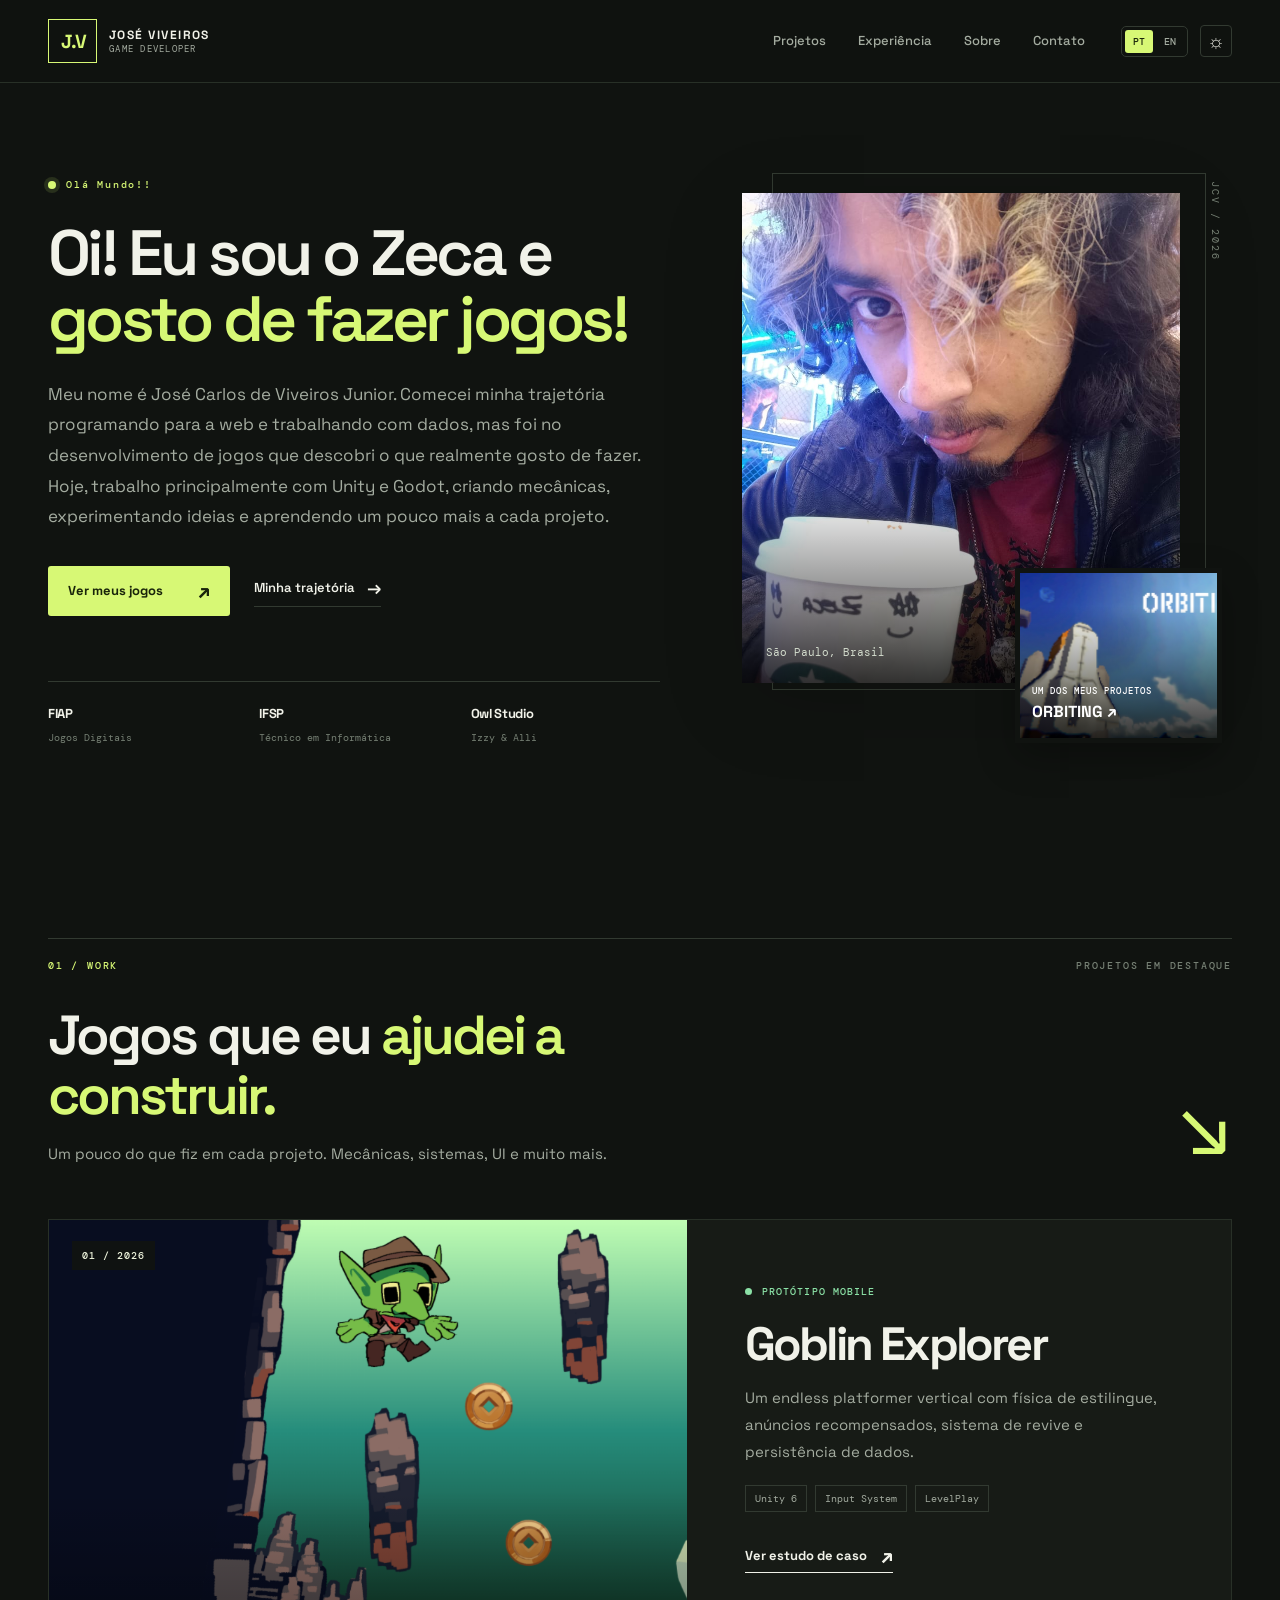
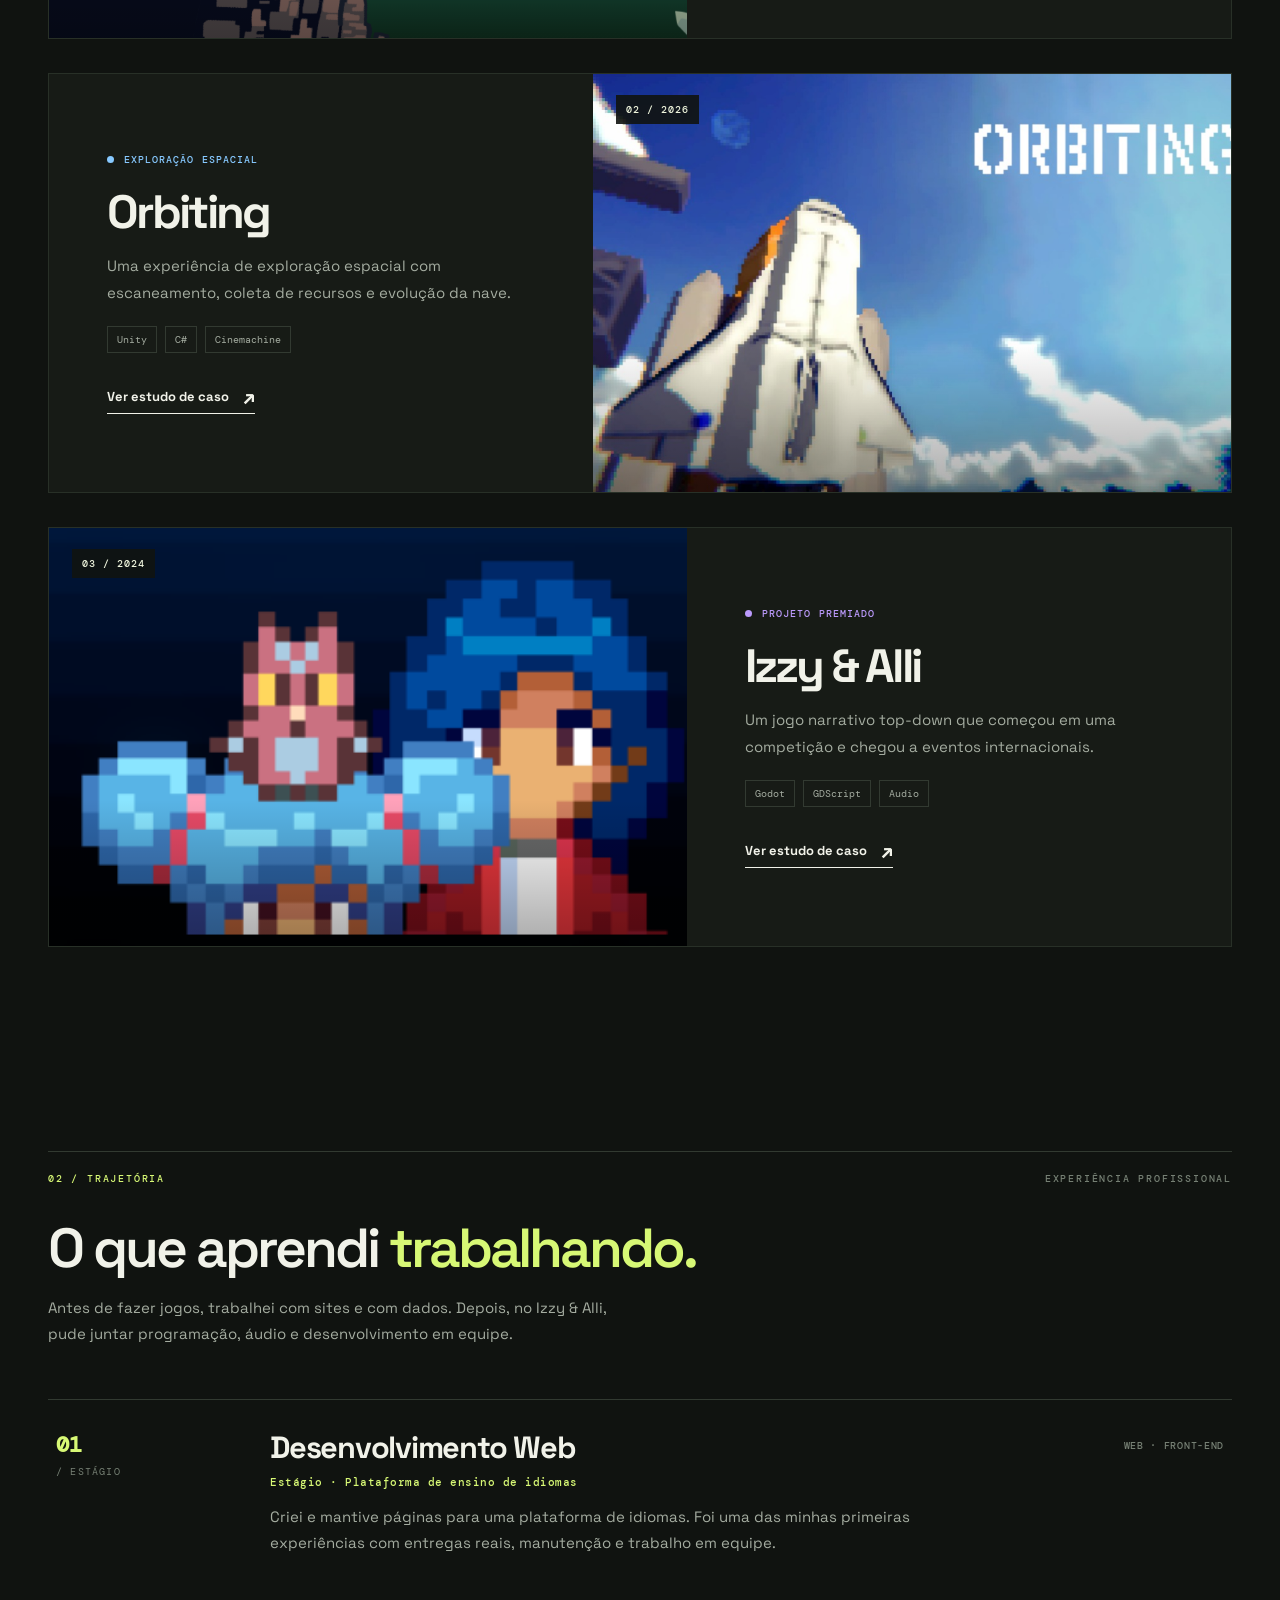
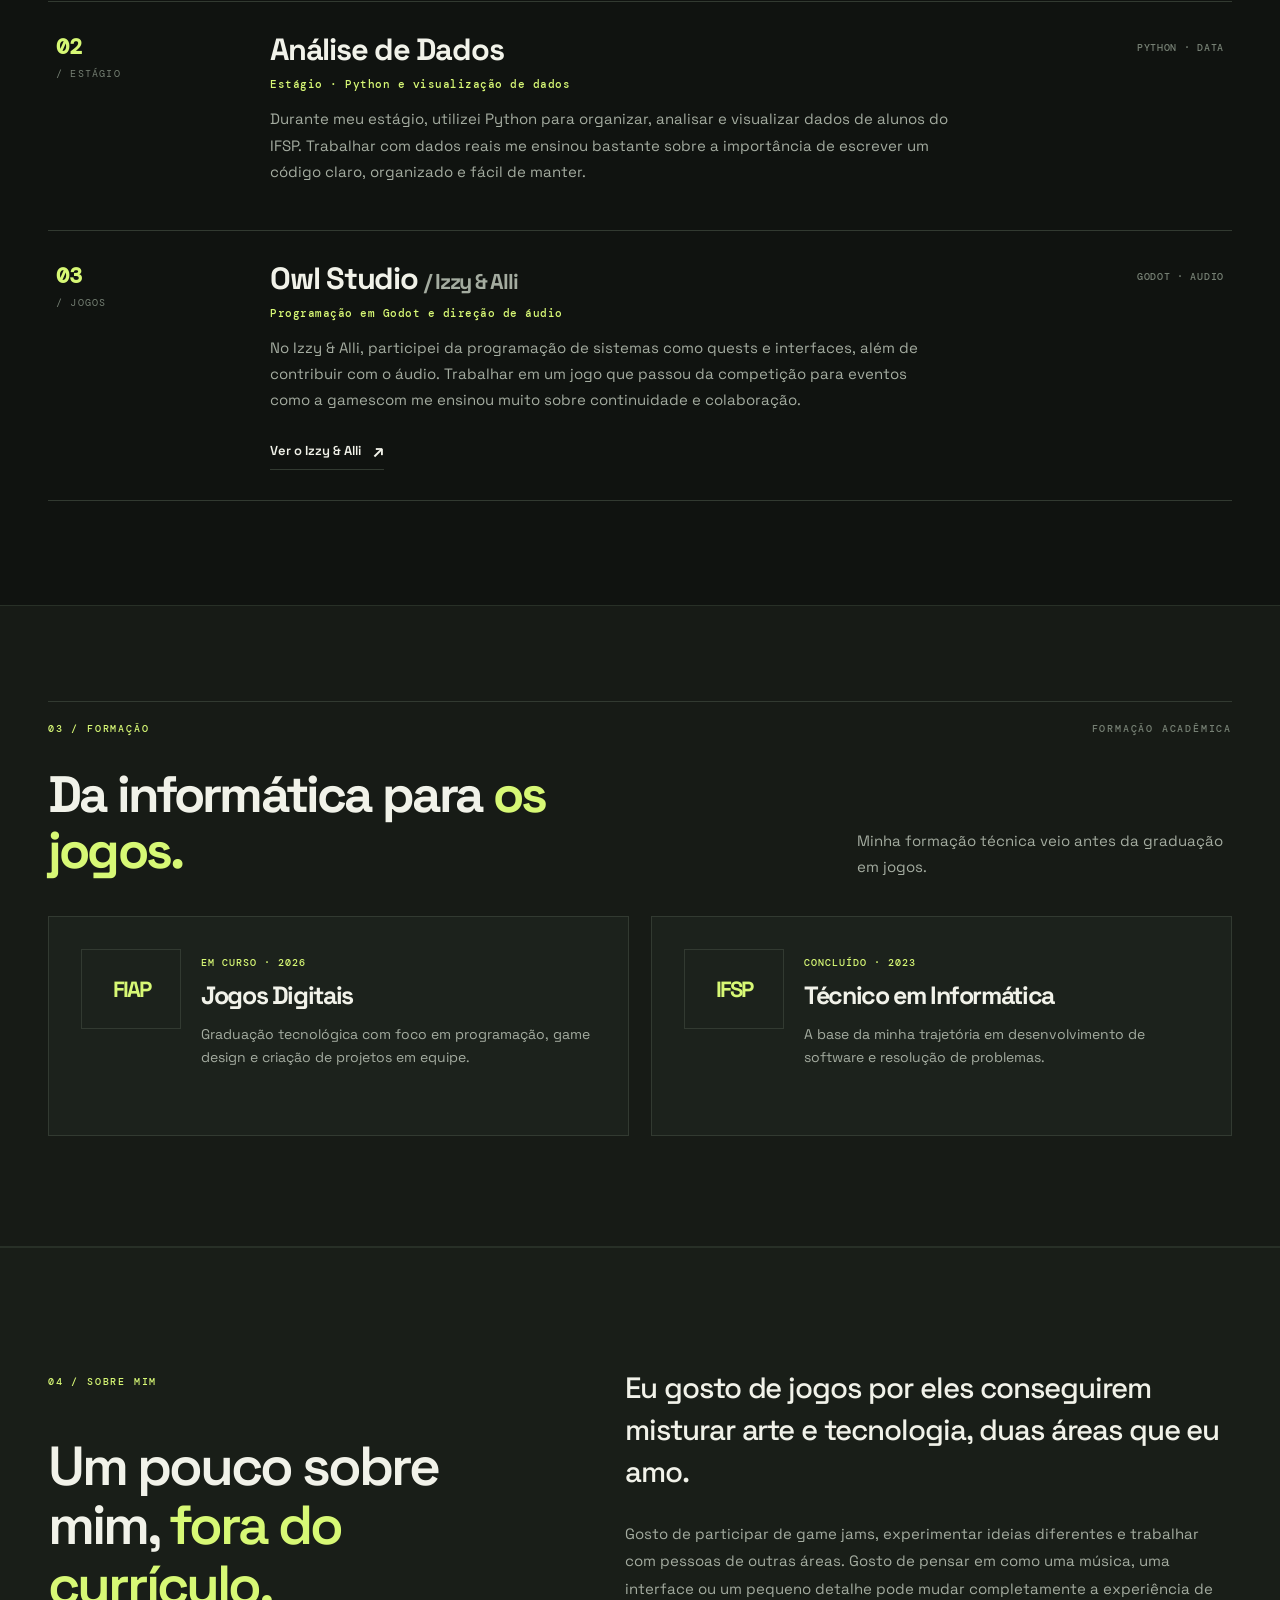
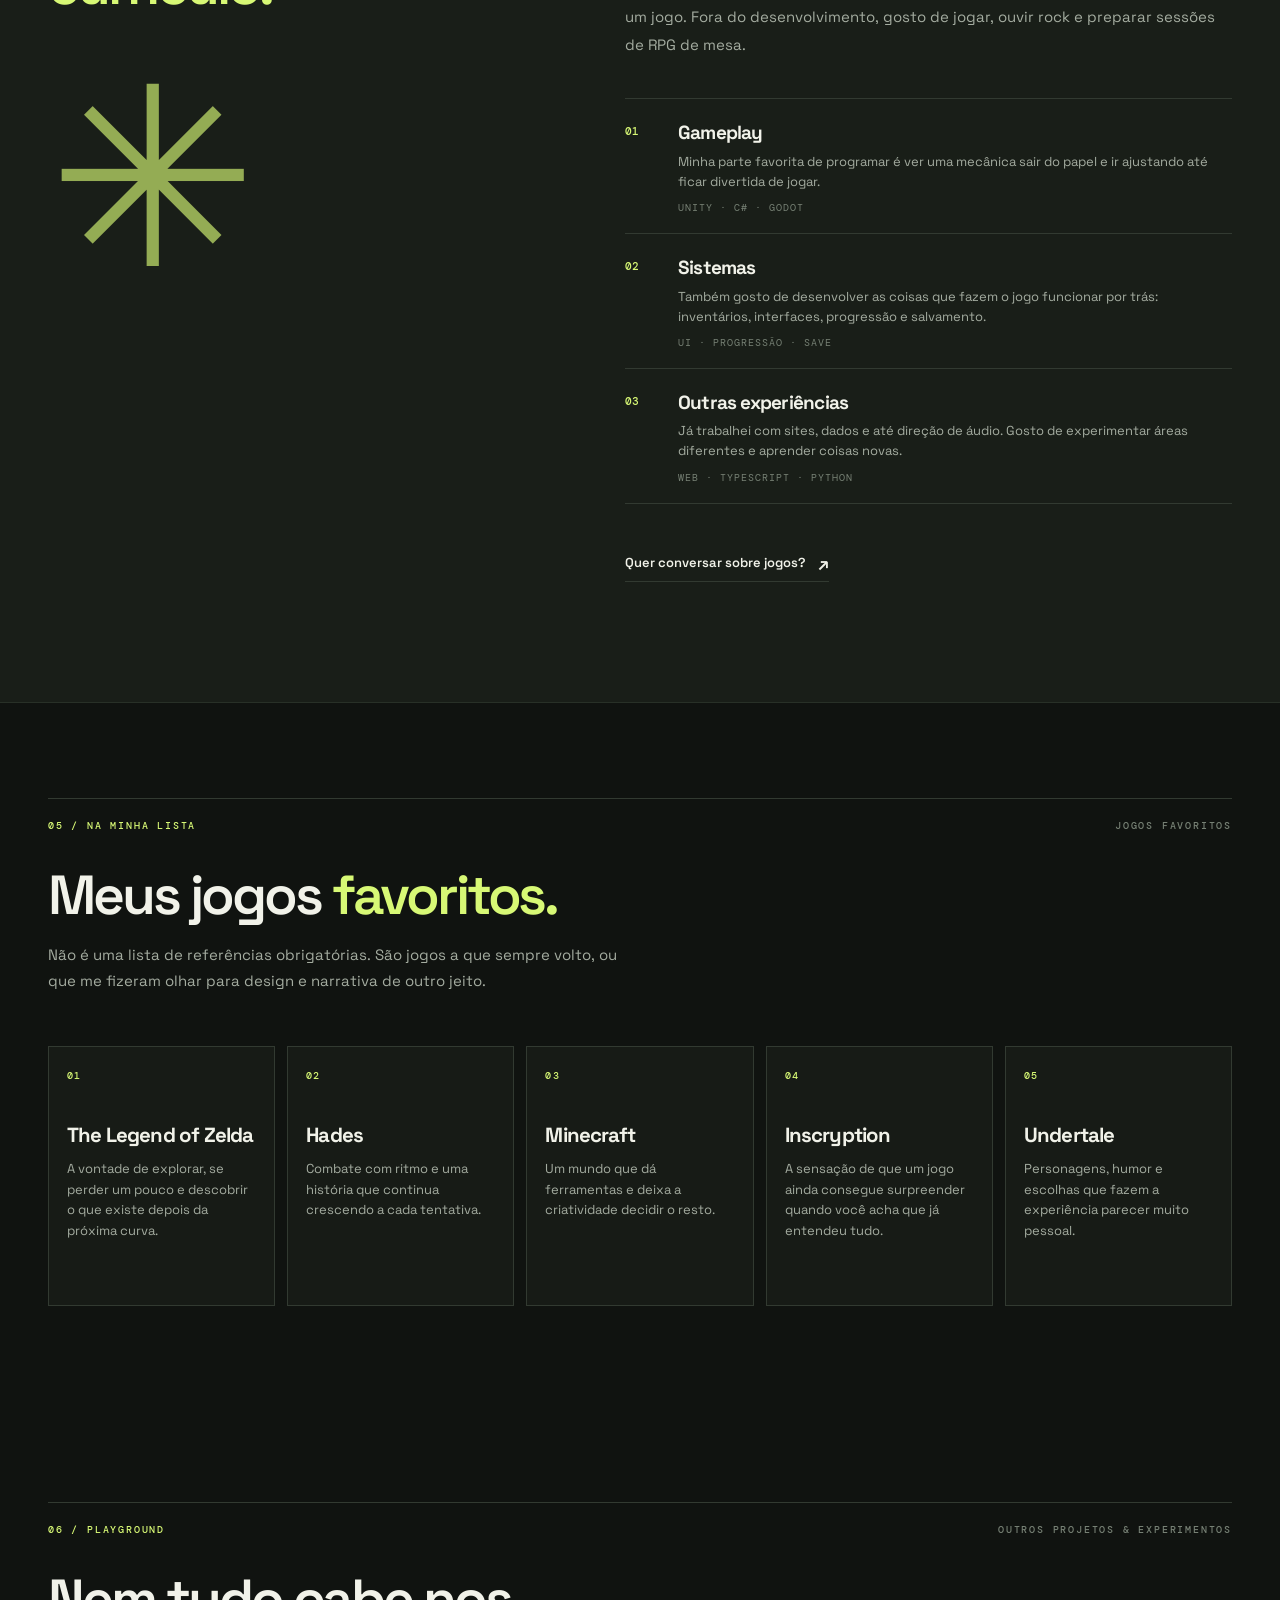
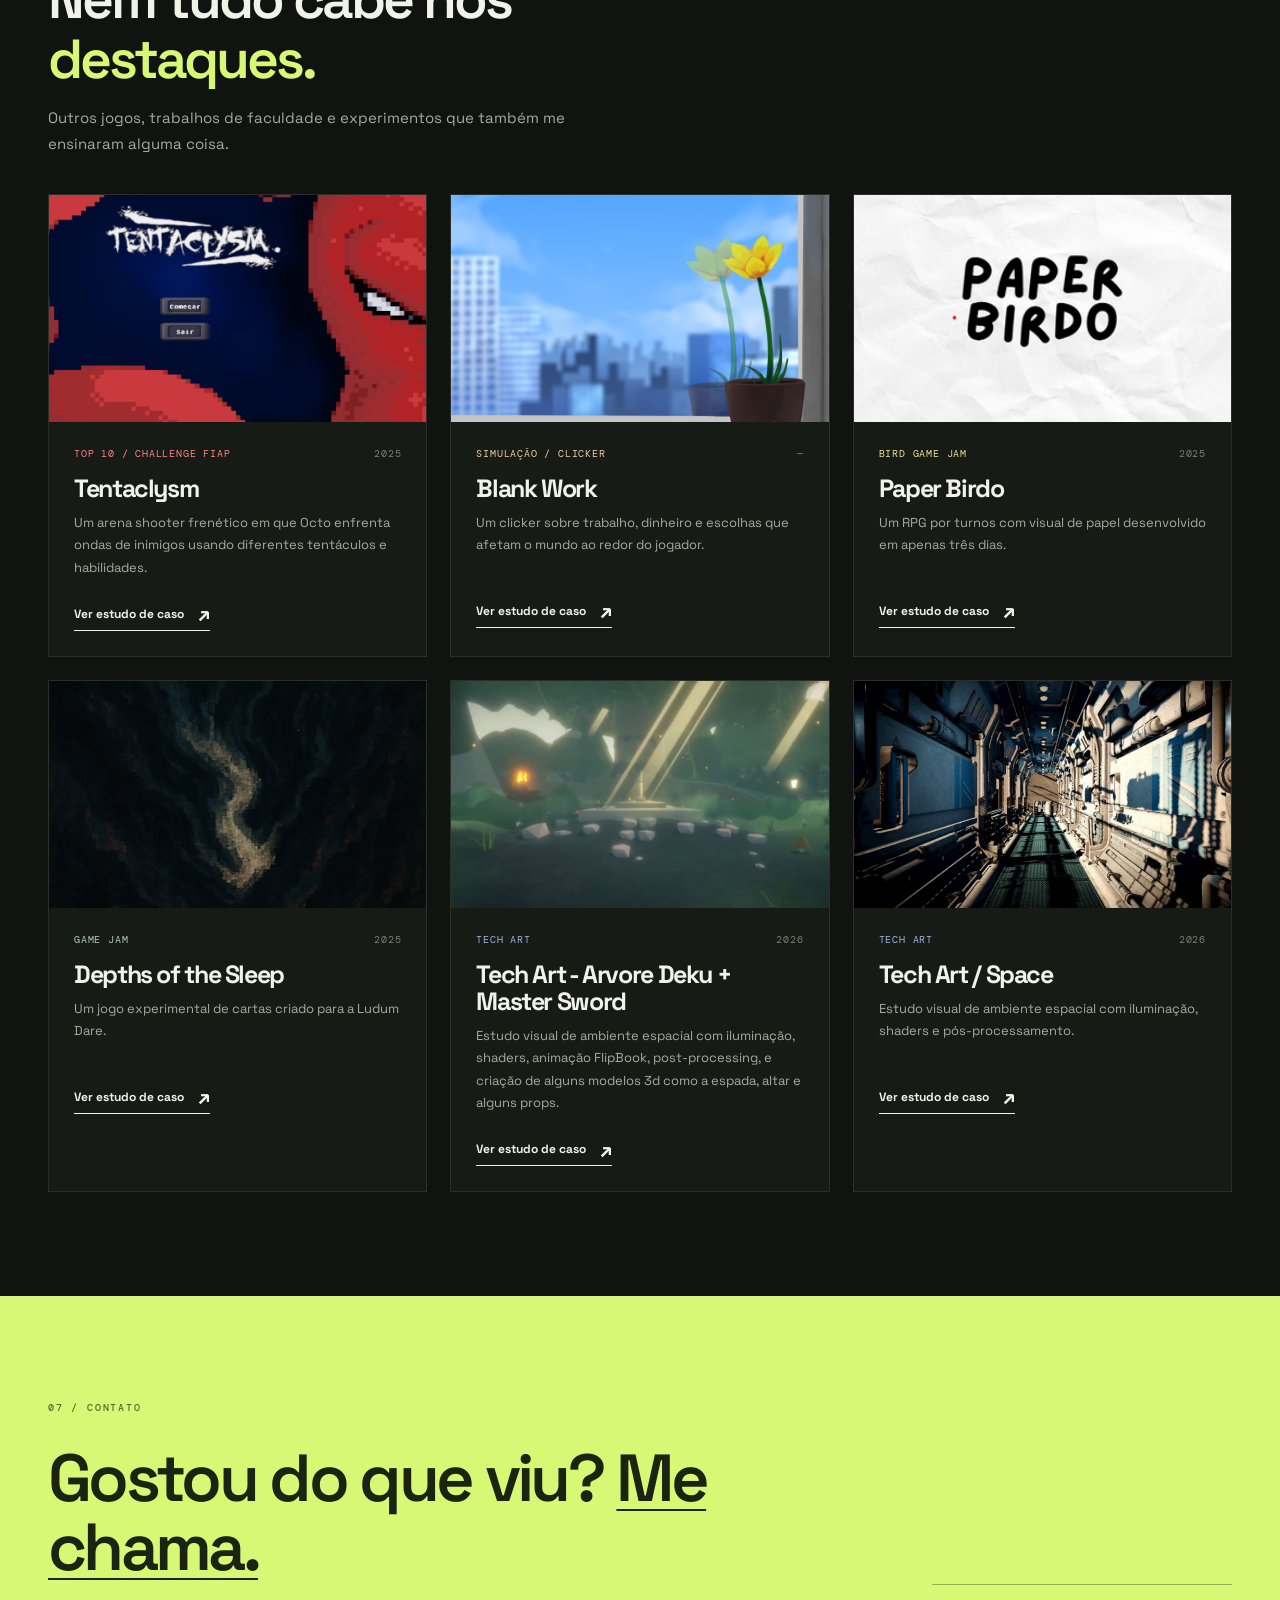
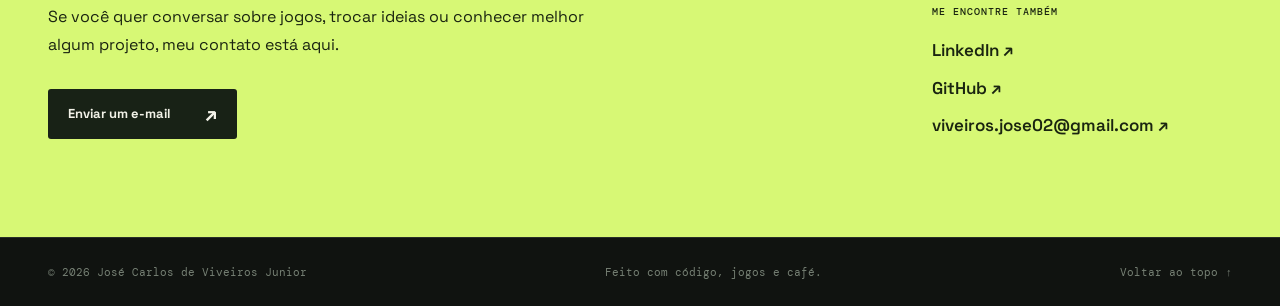
<file: index.html>
<!DOCTYPE html>
<html lang="pt-BR" data-theme="dark">
<head>
  <meta charset="UTF-8">
  <meta name="viewport" content="width=device-width, initial-scale=1">
  <meta name="theme-color" content="#101310">
  <meta name="description" content="Portfólio de José Carlos de Viveiros Junior: programação de gameplay, Unity, Godot e projetos de jogos.">
  <title>José Viveiros — Game Developer</title>
  <link rel="preconnect" href="https://fonts.googleapis.com">
  <link rel="preconnect" href="https://fonts.gstatic.com" crossorigin>
  <link href="https://fonts.googleapis.com/css2?family=DM+Mono:wght@400;500&family=Space+Grotesk:wght@400;500;600;700&display=swap" rel="stylesheet">
  <link rel="stylesheet" href="style.css">
  <link rel="stylesheet" href="home.css">
  <script src="projects.js" defer></script>
  <script src="lang.js" defer></script>
  <script src="app.js" defer></script>
</head>
<body data-page="home">
  <a class="skip-link" href="#main" data-i18n="skip">Pular para conteúdo</a>
  <header class="site-header">
    <div class="container nav-inner">
      <a class="brand" href="index.html" aria-label="Página inicial de José Viveiros"><span class="brand-symbol">J<span class="brand-dot">.</span>V</span><span class="brand-wordmark">JOSÉ VIVEIROS <small>GAME DEVELOPER</small></span></a>
      <nav class="nav-links" aria-label="Navegação principal">
        <a href="#work" data-i18n="navWork">Projetos</a>
        <a href="#experience" data-i18n="navExperience">Experiência</a>
        <a href="#about" data-i18n="navAbout">Sobre</a>
        <a href="#contact" data-i18n="navContact">Contato</a>
      </nav>
      <div class="nav-actions">
        <div class="language-switch" role="group" aria-label="Language / Idioma">
          <button class="language-button" type="button" data-lang="pt" aria-pressed="true">PT</button>
          <button class="language-button" type="button" data-lang="en" aria-pressed="false">EN</button>
        </div>
        <button class="theme-button" id="theme-toggle" type="button" aria-label="Alternar tema" title="Alternar tema"><span id="theme-icon" aria-hidden="true">☼</span></button>
      </div>
    </div>
  </header>

  <main id="main">
    <section class="hero container hero-personal" aria-labelledby="hero-title">
      <div class="hero-copy">
        <p class="eyebrow"><span class="status-dot"></span><span data-i18n="heroEyebrow">OI, PRAZER. SOU O JOSÉ.</span></p>
        <h1 id="hero-title" data-i18n-html="heroTitle">Faço jogos. E continuo sendo <em>jogador</em> antes de tudo.</h1>
        <p class="hero-summary" data-i18n="heroDescription">Sou José Carlos, de São Paulo. Comecei minha trajetória programando para web e trabalhando com dados, mas foi no desenvolvimento de jogos que encontrei o tipo de problema que mais gosto de resolver. Hoje crio principalmente com Unity e Godot.</p>
        <div class="hero-actions">
          <a class="button button-primary" href="#work"><span data-i18n="viewProjects">Ver meus jogos</span><span aria-hidden="true">↗</span></a>
          <a class="text-link" href="#experience"><span data-i18n="knowMe">Minha trajetória</span><span aria-hidden="true">→</span></a>
        </div>
        <div class="hero-proof">
          <div><strong>FIAP</strong><span data-i18n="heroProof1">Jogos Digitais</span></div>
          <div><strong>IFSP</strong><span data-i18n="heroProof2">Técnico em Informática</span></div>
          <div><strong>Owl Studio</strong><span data-i18n="heroProof3">Izzy &amp; Alli</span></div>
        </div>
      </div>
      <div class="hero-portrait-area">
        <figure class="portrait-card">
          <img class="portrait-image" src="image/Perfil.jpeg" alt="" fetchpriority="high">
          <figcaption class="portrait-caption"><span class="micro-label" data-i18n="">ESTE SOU EU / EM BREVE UMA FOTO</span><span data-i18n="photoCity">São Paulo, Brasil</span></figcaption>
        </figure>
        <a class="hero-game-peek" href="project.html?id=orbiting" aria-label="Ver projeto Orbiting">
          <img src="image/Orbiting.png" alt="" loading="lazy"><span><small data-i18n="heroProjectLabel">UM DOS MEUS PROJETOS</small><strong>ORBITING ↗</strong></span>
        </a>
        <div class="portrait-marker" aria-hidden="true">JCV / 2026</div> 
      </div>
    </section>

    <section id="work" class="section-block container" aria-labelledby="work-title">
      <div class="section-topline"><span class="section-index">01 / WORK</span><span data-i18n="sectionWorkTop">PROJETOS EM DESTAQUE</span></div>
      <div class="section-heading"><div><h2 id="work-title" data-i18n-html="workTitle">Jogos que eu <em>ajudei a construir.</em></h2><p data-i18n="workDescription">Um pouco do que fiz em cada projeto — de mecânicas e sistemas às decisões que foram aparecendo no caminho.</p></div><span class="heading-decoration" aria-hidden="true">↘</span></div>
      <div id="featured-projects" class="featured-projects" aria-live="polite"></div>
    </section>

    <section id="experience" class="section-block container home-experience" aria-labelledby="experience-title">
      <div class="section-topline"><span class="section-index" data-i18n="sectionExperienceIndex">02 / TRAJETÓRIA</span><span data-i18n="experienceTop">EXPERIÊNCIA PROFISSIONAL</span></div>
      <div class="section-heading"><div><h2 id="experience-title" data-i18n-html="experienceTitle">O que aprendi <em>trabalhando.</em></h2><p data-i18n="experienceIntro">Antes de fazer jogos, trabalhei com sites e com dados. Depois, no Izzy &amp; Alli, pude juntar programação, áudio e desenvolvimento em equipe.</p></div></div>
      <div class="experience-list">
        <article class="experience-item"><div class="experience-count">01 <span data-i18n="internBadge">/ ESTÁGIO</span></div><div class="experience-copy"><h3 data-i18n="experience1Title">Desenvolvimento Web</h3><p class="experience-where" data-i18n="experience1Where">Plataforma de ensino de idiomas</p><p data-i18n="experience1Body">Criei e mantive páginas para uma plataforma de idiomas. Foi uma das minhas primeiras experiências com entregas reais, manutenção e trabalho em equipe.</p></div><div class="experience-tech">WEB · FRONT-END</div></article>
        <article class="experience-item"><div class="experience-count">02 <span data-i18n="internBadge">/ ESTÁGIO</span></div><div class="experience-copy"><h3 data-i18n="experience2Title">Análise de Dados</h3><p class="experience-where" data-i18n="experience2Where">Python · Tratamento e visualização de dados</p><p data-i18n="experience2Body">Trabalhei com Python na organização e visualização de conjuntos de dados. Isso reforçou uma parte da programação de que gosto muito: entender um problema antes de construir a solução.</p></div><div class="experience-tech">PYTHON · DATA</div></article>
        <article class="experience-item"><div class="experience-count">03 <span data-i18n="gamesBadge">/ JOGOS</span></div><div class="experience-copy"><h3>Owl Studio <span class="experience-project">/ Izzy &amp; Alli</span></h3><p class="experience-where" data-i18n="experience3Where">Programação em Godot e direção de áudio</p><p data-i18n="experience3Body">No Izzy &amp; Alli, participei da programação de sistemas como quests e interfaces, além de contribuir com o áudio. Trabalhar em um jogo que passou da competição para eventos como a gamescom me ensinou muito sobre continuidade e colaboração.</p><a class="text-link" href="project.html?id=izzy-and-alli"><span data-i18n="experience3Link">Ver o Izzy &amp; Alli</span><span aria-hidden="true">↗</span></a></div><div class="experience-tech">GODOT · AUDIO</div></article>
      </div>
    </section>

    <section id="education" class="home-education" aria-labelledby="education-title"><div class="container">
      <div class="section-topline"><span class="section-index" data-i18n="sectionEducationIndex">03 / FORMAÇÃO</span><span data-i18n="educationTop">FORMAÇÃO ACADÊMICA</span></div>
      <div class="education-heading"><h2 id="education-title" data-i18n-html="educationTitle">Da informática para <em>os jogos.</em></h2><p data-i18n="educationIntro">Minha formação técnica veio antes da graduação em jogos — e as duas continuam aparecendo no que eu desenvolvo.</p></div>
      <div class="education-grid">
        <article class="education-card"><div class="education-monogram">FIAP</div><div><span class="education-label" data-i18n="educationStatus1">EM CURSO · 2026</span><h3 data-i18n="education1Title">Jogos Digitais</h3><p data-i18n="education1Body">Graduação tecnológica com foco em programação, game design e criação de projetos em equipe.</p></div></article>
        <article class="education-card"><div class="education-monogram">IFSP</div><div><span class="education-label" data-i18n="educationStatus2">CONCLUÍDO · 2023</span><h3 data-i18n="education2Title">Técnico em Informática</h3><p data-i18n="education2Body">A base da minha trajetória em desenvolvimento de software e resolução de problemas.</p></div></article>
      </div>
    </div></section>

    <section id="about" class="about-section" aria-labelledby="about-title">
      <div class="container about-grid">
        <div class="about-sticky"><span class="section-index" data-i18n="sectionAboutIndex">04 / SOBRE MIM</span><h2 id="about-title" data-i18n-html="aboutTitle">Tem muita coisa minha <em>fora do código.</em></h2><div class="about-symbol" aria-hidden="true">✳</div></div>
        <div class="about-content">
          <p class="about-lead" data-i18n="aboutLead">Gosto tanto de desmontar mentalmente uma mecânica quanto de sentar e jogar sem pensar em como ela foi feita.</p>
          <p data-i18n="aboutBody">Participo de game jams, experimento ideias pequenas e gosto de trabalhar com pessoas de áreas diferentes. Às vezes estou ajustando controles no Unity; outras vezes, pensando em como uma interface, uma música ou um detalhe muda a sensação do jogo.</p>
          <div class="skills-grid">
            <div class="skill-panel"><span>01</span><h3 data-i18n="skill1Title">Gameplay</h3><p data-i18n="skill1Body">Movimentação, combate, física e aquela tentativa de fazer os controles parecerem naturais.</p><small>UNITY · C# · GODOT</small></div>
            <div class="skill-panel"><span>02</span><h3 data-i18n="skill2Title">Sistemas</h3><p data-i18n="skill2Body">Interfaces, inventários, progressão, salvamento e as partes que conectam tudo.</p><small>UI · PROGRESSÃO · SAVE</small></div>
            <div class="skill-panel"><span>03</span><h3 data-i18n="skill3Title">Outras experiências</h3><p data-i18n="skill3Body">Desenvolvimento web e análise de dados também fazem parte do meu jeito de resolver problemas.</p><small>WEB · TYPESCRIPT · PYTHON</small></div>
          </div>
          <a class="text-link about-link" href="mailto:viveiros.jose02@gmail.com"><span data-i18n="aboutCTA">Quer conversar sobre jogos?</span><span aria-hidden="true">↗</span></a>
        </div>
      </div>
    </section>

    <section id="favorites" class="section-block container favorites-section" aria-labelledby="favorites-title">
      <div class="section-topline"><span class="section-index" data-i18n="sectionFavoritesIndex">05 / NA MINHA LISTA</span><span data-i18n="favoritesTop">JOGOS FAVORITOS</span></div>
      <div class="section-heading"><div><h2 id="favorites-title" data-i18n-html="favoritesTitle">Os jogos que <em>ficam comigo.</em></h2><p data-i18n="favoritesIntro">Não é uma lista de referências obrigatórias. São jogos a que sempre volto, ou que me fizeram olhar para design e narrativa de outro jeito.</p></div></div>
      <div class="favorites-grid">
        <article class="favorite-card"><span>01</span><h3>The Legend of Zelda</h3><p data-i18n="favorite1">A vontade de explorar, se perder um pouco e descobrir o que existe depois da próxima curva.</p></article>
        <article class="favorite-card"><span>02</span><h3>Hades</h3><p data-i18n="favorite2">Combate com ritmo e uma história que continua crescendo a cada tentativa.</p></article>
        <article class="favorite-card"><span>03</span><h3>Minecraft</h3><p data-i18n="favorite3">Um mundo que dá ferramentas e deixa a criatividade decidir o resto.</p></article>
        <article class="favorite-card"><span>04</span><h3>Inscryption</h3><p data-i18n="favorite4">A sensação de que um jogo ainda consegue surpreender quando você acha que já entendeu tudo.</p></article>
        <article class="favorite-card"><span>05</span><h3>Undertale</h3><p data-i18n="favorite5">Personagens, humor e escolhas que fazem a experiência parecer muito pessoal.</p></article>
      </div>
    </section>

    <section class="section-block container more-work" aria-labelledby="more-work-title">
      <div class="section-topline"><span class="section-index" data-i18n="sectionMoreIndex">06 / PLAYGROUND</span><span data-i18n="moreWorkTop">OUTROS PROJETOS & EXPERIMENTOS</span></div>
      <div class="section-heading section-heading-compact"><div><h2 id="more-work-title" data-i18n-html="moreWorkTitle">Nem tudo cabe nos <em>destaques.</em></h2><p data-i18n="moreWorkDescription">Outros jogos, trabalhos de faculdade e experimentos que também me ensinaram alguma coisa.</p></div></div>
      <div id="other-projects" class="other-projects" aria-live="polite"></div>
    </section>

    <section id="contact" class="contact-section"><div class="container contact-grid"><div><span class="section-index" data-i18n="sectionContactIndex">07 / CONTATO</span><h2 data-i18n-html="contactTitle">Gostou do que viu? <em>Me chama.</em></h2><p data-i18n="contactDescription">Se você quer conversar sobre jogos, trocar ideias ou conhecer melhor algum projeto, meu contato está aqui.</p><a class="button button-dark" href="mailto:viveiros.jose02@gmail.com"><span data-i18n="contactCTA">Enviar um e-mail</span><span aria-hidden="true">↗</span></a></div><div class="contact-side"><span data-i18n="findMe">ME ENCONTRE TAMBÉM</span><a href="https://www.linkedin.com/in/jos%C3%A9-viveiros-b39871285/" target="_blank" rel="noopener noreferrer">LinkedIn ↗</a><a href="https://github.com/josecarlos3040" target="_blank" rel="noopener noreferrer">GitHub ↗</a><a href="mailto:viveiros.jose02@gmail.com">viveiros.jose02@gmail.com ↗</a></div></div></section>
  </main>
  <footer class="site-footer"><div class="container footer-inner"><span>© <span id="current-year">2026</span> José Carlos de Viveiros Junior</span><span data-i18n="footerMade">Feito com código, jogos e café.</span><a href="#main" data-i18n="backToTop">Voltar ao topo ↑</a></div></footer>
</body>
</html>
</file>
<file: style.css>
/* ===============================
   JOSÉ VIVEIROS · PORTFOLIO
   Layout responsivo, sem frameworks.
   Edite as cores nas variáveis abaixo.
   =============================== */
:root {
  color-scheme: dark;
  --bg: #101310;
  --bg-elevated: #191e18;
  --bg-soft: #171b16;
  --surface: #1c221c;
  --text: #f1f2e9;
  --muted: #a4aca0;
  --subtle: #768074;
  --line: #323a31;
  --line-soft: #283027;
  --accent: #d7f875;
  --on-accent: #19240a;
  --contact-text: #1a2410;
  --site-width: 1220px;
  --mono: 'DM Mono', 'Consolas', monospace;
  --display: 'Space Grotesk', 'Arial', sans-serif;
}
html[data-theme='light'] {
  color-scheme: light;
  --bg: #f5f5ee;
  --bg-elevated: #e9eadf;
  --bg-soft: #eceee5;
  --surface: #fffef8;
  --text: #202821;
  --muted: #556253;
  --subtle: #69776a;
  --line: #cfd5c8;
  --line-soft: #dce2d7;
  --accent: #c4e75e;
  --on-accent: #202a0a;
  --contact-text: #1a2410;
}
*, *::before, *::after { box-sizing: border-box; }
html { scroll-behavior: smooth; scroll-padding-top: 100px; }
body { margin: 0; background: var(--bg); color: var(--text); font-family: var(--display); -webkit-font-smoothing: antialiased; line-height: 1.55; }
::selection { background: var(--accent); color: var(--on-accent); }
a { color: inherit; text-decoration: none; }
button { font: inherit; }
button, a { -webkit-tap-highlight-color: transparent; }
a:focus-visible, button:focus-visible { outline: 2px solid var(--accent); outline-offset: 5px; }
img { display: block; max-width: 100%; }
.container { width: min(calc(100% - 96px), var(--site-width)); margin-inline: auto; }
.skip-link { position: absolute; z-index: 100; left: 20px; top: -100px; background: var(--accent); color: var(--on-accent); padding: 10px 16px; }
.skip-link:focus { top: 12px; }

/* Header */
.site-header { position: sticky; top: 0; z-index: 30; background: color-mix(in srgb, var(--bg) 89%, transparent); border-bottom: 1px solid var(--line-soft); backdrop-filter: blur(20px); }
.nav-inner { min-height: 82px; display: flex; align-items: center; gap: 36px; }
.brand { display: inline-flex; align-items: center; gap: 12px; flex-shrink: 0; }
.brand-symbol { display: inline-flex; align-items: center; justify-content: center; height: 44px; min-width: 49px; padding: 0 7px; border: 1px solid var(--accent); color: var(--accent); font: 700 19px var(--display); letter-spacing: -2px; }
.brand-dot { color: var(--accent); }
.brand-wordmark { font-size: 12px; font-weight: 700; letter-spacing: 1.45px; line-height: 1.4; white-space: nowrap; }
.brand-wordmark small { display: block; color: var(--muted); font: 400 9px var(--mono); letter-spacing: 1.25px; }
.nav-links { display: flex; align-items: center; gap: 32px; margin-left: auto; }
.nav-links a { font-size: 13px; font-weight: 500; color: var(--muted); transition: color .2s; }
.nav-links a:hover { color: var(--text); }
.nav-actions { display: flex; align-items: center; gap: 12px; }
.language-switch { display: flex; gap: 3px; padding: 3px; border: 1px solid var(--line); border-radius: 5px; }
.language-button { padding: 5px 8px; border: 0; border-radius: 3px; background: transparent; color: var(--muted); font: 500 10px var(--mono); cursor: pointer; }
.language-button[aria-pressed='true'] { background: var(--accent); color: var(--on-accent); }
.theme-button { width: 32px; height: 32px; border: 1px solid var(--line); border-radius: 4px; background: transparent; color: var(--text); cursor: pointer; font-size: 19px; display: grid; place-items: center; }
.theme-button:hover { border-color: var(--muted); }

/* Hero */
.hero { display: grid; grid-template-columns: minmax(0, 1.08fr) minmax(0, .92fr); gap: 7%; align-items: center; padding-block: 115px 122px; min-height: 710px; }
.eyebrow, .micro-label, .section-index, .section-topline, .hero-coordinate, .floating-label { font: 500 10px var(--mono); letter-spacing: 1.8px; }
.eyebrow { display: flex; align-items: center; gap: 10px; color: var(--accent); margin: 0 0 30px; }
.status-dot { width: 8px; height: 8px; background: var(--accent); border-radius: 100%; box-shadow: 0 0 0 4px color-mix(in srgb, var(--accent) 12%, transparent); }
h1, h2, h3, p { margin-top: 0; }
h1, h2, h3 { letter-spacing: -.055em; }
h1 { font-size: clamp(53px, 5.25vw, 86px); line-height: 1.03; font-weight: 600; max-width: 670px; margin-bottom: 26px; }
h1 em, h2 em { font-style: normal; color: var(--accent); }
.hero-summary { max-width: 485px; margin: 0; font-size: 17px; line-height: 1.8; color: var(--muted); }
.hero-actions { display: flex; gap: 24px; align-items: center; flex-wrap: wrap; margin-top: 34px; }
.button { display: inline-flex; justify-content: center; align-items: center; gap: 35px; padding: 15px 20px; border-radius: 3px; font-weight: 700; font-size: 13px; transition: transform .2s, background .2s; }
.button:hover { transform: translateY(-3px); }
.button span:last-child { font-size: 20px; line-height: .8; }
.button-primary { background: var(--accent); color: var(--on-accent); }
.button-primary:hover { background: color-mix(in srgb, var(--accent) 85%, white); }
.text-link { display: inline-flex; align-items: center; gap: 12px; color: var(--text); padding-bottom: 4px; border-bottom: 1px solid var(--line); font-size: 13px; font-weight: 600; transition: border-color .2s, gap .2s; }
.text-link:hover { border-color: var(--accent); gap: 19px; }
.text-link span:last-child { font-size: 18px; }
.hero-proof { display: grid; grid-template-columns: repeat(3, 1fr); gap: 22px; margin-top: 82px; padding-top: 22px; border-top: 1px solid var(--line); }
.hero-proof strong { display: block; font-size: 13px; font-weight: 700; letter-spacing: -.025em; }
.hero-proof span { display: block; margin-top: 5px; color: var(--subtle); font: 400 10px var(--mono); line-height: 1.7; }
.hero-visual { position: relative; padding: 16px 15px 24px 13px; }
.hero-visual::before { content: ''; position: absolute; inset: 6px 0 38px 27px; border: 1px solid var(--line); }
.hero-image-frame { position: relative; overflow: hidden; height: min(490px, 39vw); min-height: 380px; isolation: isolate; background: var(--surface); }
.hero-image-frame img { width: 100%; height: 100%; object-fit: cover; object-position: 38% center; transform: scale(1.08); }
.hero-image-shade { position: absolute; inset: 0; background: linear-gradient(180deg, transparent 55%, rgba(5, 10, 15, .76)); }
.hero-image-label { position: absolute; left: 28px; bottom: 25px; color: white; }
.hero-image-label .micro-label { display: block; margin-bottom: 4px; color: #d9f6ff; }
.hero-image-label strong { display: block; font-size: clamp(36px, 3.9vw, 60px); letter-spacing: -.065em; line-height: 1; }
.hero-floating-note { position: absolute; display: flex; align-items: center; gap: 13px; right: -20px; top: 30px; max-width: 240px; padding: 17px 18px; background: var(--accent); color: var(--on-accent); box-shadow: 0 14px 35px #0003; transform: rotate(3deg); }
.note-cross { font-size: 31px; line-height: 1; }
.hero-floating-note b { display: block; font-size: 12px; line-height: 1.25; }
.hero-floating-note small { display: block; margin-top: 2px; font-size: 10px; }
.hero-coordinate { position: absolute; right: 0; bottom: 0; color: var(--subtle); font-size: 9px; }

/* Section headings */
.section-block { padding-block: 92px 104px; }
.section-topline { display: flex; justify-content: space-between; gap: 30px; border-top: 1px solid var(--line); padding-top: 20px; color: var(--subtle); }
.section-index { color: var(--accent); }
.section-heading { display: flex; justify-content: space-between; align-items: end; gap: 30px; margin: 34px 0 52px; }
.section-heading h2, .about-sticky h2 { font-weight: 600; font-size: clamp(38px, 4.3vw, 62px); line-height: 1.08; margin: 0 0 16px; max-width: 720px; }
.section-heading p { max-width: 590px; color: var(--muted); font-size: 15px; line-height: 1.75; margin: 0; }
.heading-decoration { color: var(--accent); font-size: 86px; line-height: 1; font-weight: 400; }

/* Featured large editorial projects */
.featured-projects { display: grid; gap: 34px; }
.featured-project { display: grid; grid-template-columns: 54% 1fr; background: var(--bg-soft); border: 1px solid var(--line-soft); min-height: 420px; overflow: hidden; transition: border-color .2s; }
.featured-project:hover { border-color: var(--line); }
.featured-project:nth-child(2n) { grid-template-columns: 1fr 54%; }
.featured-project:nth-child(2n) .featured-media { grid-column: 2; grid-row: 1; }
.featured-project:nth-child(2n) .featured-info { grid-column: 1; grid-row: 1; }
.featured-media { display: block; position: relative; overflow: hidden; min-height: 360px; background: #121712; }
.featured-media img { width: 100%; height: 100%; object-fit: cover; object-position: var(--image-position, center); position: absolute; inset: 0; transition: transform .65s cubic-bezier(.2,.8,.2,1); }
.featured-project:hover .featured-media img { transform: scale(1.045); }
.featured-media::after { content: ''; position: absolute; inset: 0; background: linear-gradient(0deg, #0005, transparent 35%); pointer-events: none; }
.media-corner { position: absolute; z-index: 2; left: 23px; top: 21px; padding: 8px 10px; background: #101310e6; color: #eff5dd; font: 500 10px var(--mono); letter-spacing: 1px; }
.featured-info { display: flex; flex-direction: column; align-items: start; justify-content: center; padding: clamp(28px, 4.5vw, 62px); }
.featured-label { display: flex; align-items: center; gap: 10px; color: var(--project-accent, var(--accent)); font: 500 10px var(--mono); letter-spacing: 1.1px; text-transform: uppercase; margin-bottom: 22px; }
.featured-label::before { content: ''; height: 7px; width: 7px; background: currentColor; border-radius: 100%; }
.featured-info h3 { margin: 0 0 16px; font-size: clamp(32px, 3.65vw, 52px); line-height: 1.03; letter-spacing: -.06em; }
.featured-info .project-summary { font-size: 15px; line-height: 1.8; color: var(--muted); margin-bottom: 20px; }
.tag-list { display: flex; align-items: center; gap: 8px; flex-wrap: wrap; padding: 0; margin: 0 0 34px; list-style: none; }
.tag-list li { font: 400 10px var(--mono); color: var(--muted); padding: 6px 9px; border: 1px solid var(--line); }
.project-link { display: inline-flex; align-items: center; gap: 14px; font-size: 13px; font-weight: 700; padding-bottom: 6px; border-bottom: 1px solid var(--text); transition: gap .2s, color .2s; }
.project-link span:last-child { font-size: 20px; line-height: .9; }
.project-link:hover { color: var(--accent); gap: 21px; }

/* About section */
.about-section { background: var(--bg-elevated); padding-block: 120px; border-block: 1px solid var(--line-soft); }
.about-grid { display: grid; grid-template-columns: .85fr 1.15fr; gap: clamp(60px, 10vw, 170px); }
.about-sticky { align-self: start; }
.about-sticky h2 { margin-top: 44px; }
.about-symbol { color: var(--accent); font-size: clamp(125px, 20vw, 250px); line-height: 1; font-weight: 300; margin-top: 40px; opacity: .65; }
.about-lead { font-size: clamp(23px, 2.3vw, 32px); line-height: 1.42; font-weight: 500; letter-spacing: -.035em; margin: 0 0 26px; }
.about-content > p:not(.about-lead) { color: var(--muted); font-size: 15px; line-height: 1.85; max-width: 655px; }
.skills-grid { display: grid; gap: 0; margin: 40px 0; border-top: 1px solid var(--line); }
.skill-panel { display: grid; grid-template-columns: 38px 1fr; column-gap: 15px; padding-block: 19px; border-bottom: 1px solid var(--line); }
.skill-panel > span { grid-row: 1 / 4; font: 500 11px var(--mono); color: var(--accent); padding-top: 6px; }
.skill-panel h3 { margin: 0 0 4px; font-size: 19px; letter-spacing: -.04em; }
.skill-panel p { margin-bottom: 9px; color: var(--muted); font-size: 13px; }
.skill-panel small { font: 400 10px var(--mono); color: var(--subtle); letter-spacing: 1px; }
.about-link { margin-top: 6px; }

/* Smaller experiments */
.section-heading-compact { margin-bottom: 36px; }
.other-projects { display: grid; grid-template-columns: repeat(3, minmax(0, 1fr)); gap: 23px; }
.other-project { min-width: 0; background: var(--bg-soft); border: 1px solid var(--line-soft); transition: border-color .2s, transform .2s; }
.other-project:hover { transform: translateY(-5px); border-color: var(--muted); }
.other-project-media { display: block; aspect-ratio: 1.66; overflow: hidden; background: var(--surface); position: relative; }
.other-project-media img { height: 100%; width: 100%; object-fit: cover; object-position: var(--image-position, center); transition: transform .45s; }
.other-project:hover .other-project-media img { transform: scale(1.05); }
.other-project-info { padding: 25px; }
.other-project-top { display: flex; justify-content: space-between; gap: 12px; color: var(--subtle); font: 400 10px var(--mono); letter-spacing: .8px; margin-bottom: 15px; }
.other-project-top span:first-child { color: var(--project-accent, var(--accent)); text-transform: uppercase; }
.other-project-info h3 { font-size: 25px; line-height: 1.08; margin: 0 0 10px; }
.other-project-info p { color: var(--muted); font-size: 13px; line-height: 1.72; margin: 0 0 22px; min-height: 64px; }
.other-project-info .project-link { font-size: 12px; }

/* Contact & footer */
.contact-section { background: var(--accent); color: var(--contact-text); padding-block: 98px; }
.contact-grid { display: grid; grid-template-columns: 1fr 300px; gap: 80px; align-items: end; }
.contact-section .section-index { color: var(--contact-text); opacity: .68; }
.contact-section h2 { max-width: 770px; font-size: clamp(46px, 5.2vw, 78px); line-height: 1.04; margin: 25px 0 21px; font-weight: 600; }
.contact-section h2 em { color: var(--contact-text); text-decoration: underline; text-decoration-thickness: 2px; text-underline-offset: 8px; }
.contact-section p { max-width: 550px; font-size: 16px; line-height: 1.75; margin-bottom: 30px; }
.button-dark { color: #f2f2e8; background: #182216; }
.button-dark:hover { background: #2a3823; }
.contact-side { border-top: 1px solid #18221655; }
.contact-side > span { display: block; margin-top: 20px; margin-bottom: 19px; font: 500 10px var(--mono); letter-spacing: 1px; }
.contact-side a { display: block; width: fit-content; margin-top: 10px; font-size: 17px; font-weight: 600; border-bottom: 1px solid transparent; word-break: break-word; }
.contact-side a:hover { border-color: currentColor; }
.site-footer { border-top: 1px solid var(--line-soft); }
.footer-inner { display: flex; justify-content: space-between; gap: 24px; flex-wrap: wrap; padding-block: 27px; font: 400 11px var(--mono); color: var(--subtle); }
.site-footer a:hover { color: var(--text); }

/* Project pages */
.detail-intro { padding-top: 64px; }
.breadcrumb { display: flex; align-items: center; gap: 13px; color: var(--subtle); font: 500 10px var(--mono); letter-spacing: 1px; margin-bottom: 60px; }
.breadcrumb a { color: var(--muted); }
.breadcrumb a:hover { color: var(--accent); }
.detail-intro-grid { display: flex; align-items: end; justify-content: space-between; gap: 35px; margin-bottom: 45px; }
.detail-kicker { font: 500 11px var(--mono); letter-spacing: 1.4px; color: var(--accent); margin-bottom: 20px; }
.detail-intro h1 { font-size: clamp(58px, 8vw, 112px); line-height: .96; letter-spacing: -.08em; margin: 0 0 24px; }
.detail-summary { max-width: 720px; color: var(--muted); font-size: clamp(16px, 1.6vw, 20px); line-height: 1.65; margin: 0; }
.detail-action { flex: 0 0 auto; }
.detail-cover { width: 100%; max-height: 620px; aspect-ratio: 2.08; object-fit: cover; object-position: var(--image-position, center); background: var(--surface); border: 1px solid var(--line-soft); }
.detail-meta { display: grid; grid-template-columns: 1.4fr 1fr .6fr 1fr; border-bottom: 1px solid var(--line); margin-top: 30px; gap: 20px; }
.detail-meta-item { padding: 0 0 25px; }
.detail-meta-item small { display: block; margin-bottom: 11px; color: var(--subtle); font: 500 10px var(--mono); letter-spacing: 1px; }
.detail-meta-item strong { display: block; font-size: 14px; font-weight: 600; line-height: 1.5; }
.case-study { display: grid; grid-template-columns: 265px 1fr; gap: clamp(55px, 10vw, 145px); padding-top: 105px; padding-bottom: 130px; }
.case-study-aside { align-self: start; position: sticky; top: 130px; }
.aside-title { font: 500 10px var(--mono); letter-spacing: 1.5px; color: var(--accent); margin-bottom: 20px; }
.case-study-aside h2 { font-size: 30px; font-weight: 600; letter-spacing: -.06em; line-height: 1.1; margin: 0 0 18px; }
.case-study-aside p { color: var(--muted); font-size: 12px; line-height: 1.8; margin-bottom: 20px; }
.case-study-aside .tag-list { margin-top: 20px; }
.case-study-body { min-width: 0; }
.case-section { padding-bottom: 45px; margin-bottom: 50px; border-bottom: 1px solid var(--line); }
.case-section:last-child { margin-bottom: 0; }
.case-section-number { color: var(--accent); font: 500 11px var(--mono); letter-spacing: 1px; }
.case-section h2 { font-size: clamp(30px, 3vw, 42px); line-height: 1.15; font-weight: 600; margin: 14px 0 21px; }
.case-section p { max-width: 750px; color: var(--muted); font-size: 16px; line-height: 1.9; margin-bottom: 0; }
.case-list { list-style: none; margin: 0; padding: 0; }
.case-list li { display: flex; align-items: baseline; gap: 16px; padding: 14px 0; border-top: 1px solid var(--line-soft); font-size: 15px; line-height: 1.6; }
.case-list li:first-child { border-top: none; }
.case-list li::before { content: '↗'; color: var(--accent); flex-shrink: 0; font-family: var(--mono); }
.case-links { display: flex; flex-wrap: wrap; gap: 13px; margin-top: 26px; }
.case-links .button { gap: 25px; }
.more-cases { padding: 74px 0 115px; border-top: 1px solid var(--line); }
.more-cases-head { display: flex; justify-content: space-between; align-items: end; gap: 24px; margin-bottom: 35px; }
.more-cases-head h2 { font-size: clamp(31px, 3.7vw, 49px); margin: 20px 0 0; }
.more-cases .other-projects { grid-template-columns: repeat(2, minmax(0, 1fr)); }
.more-cases .other-project-media { aspect-ratio: 1.9; }
.detail-cta { border-top: 1px solid var(--line); background: var(--bg-elevated); padding: 80px 0; }
.detail-cta-inner { display: flex; justify-content: space-between; align-items: center; gap: 30px; }
.detail-cta h2 { font-size: clamp(28px, 3.4vw, 46px); margin-bottom: 10px; }
.detail-cta p { color: var(--muted); font-size: 14px; max-width: 580px; margin-bottom: 0; }
.not-found { padding: 130px 0 170px; }
.not-found h1 { font-size: clamp(40px, 7vw, 74px); }
.not-found p { color: var(--muted); margin-bottom: 35px; }

.project-gallery {
  padding-bottom: 80px;
}

.gallery-grid {
  display: grid;
  grid-template-columns: repeat(auto-fit, minmax(min(100%, 350px), 1fr));
  gap: 20px;
}

.gallery-item {
  margin: 0;
}

.gallery-item img {
  width: 100%;
  height: auto;
  display: block;
  border-radius: 12px;
}

@media (max-width: 1070px) {
  .container { width: min(calc(100% - 64px), var(--site-width)); }
  .nav-inner { gap: 20px; }
  .nav-links { gap: 17px; }
  .hero { gap: 4%; padding-block: 95px 88px; }
  h1 { font-size: clamp(46px, 5.4vw, 76px); }
  .hero-proof { gap: 13px; margin-top: 58px; }
  .hero-floating-note { right: -10px; }
  .featured-project { min-height: 375px; }
  .featured-info { padding: 31px; }
  .other-projects { gap: 16px; }
  .other-project-info { padding: 20px; }
  .about-grid { gap: 65px; }
}
@media (max-width: 760px) {
  .container { width: min(calc(100% - 38px), var(--site-width)); }
  .nav-inner { min-height: 76px; gap: 12px; flex-wrap: wrap; padding: 10px 0; }
  .brand { margin-right: auto; }
  .nav-links { order: 3; width: 100%; justify-content: center; gap: 34px; padding-top: 8px; }
  .nav-actions { gap: 6px; }
  .brand-wordmark { font-size: 10px; }
  .brand-wordmark small { font-size: 8px; }
  .brand-symbol { min-width: 40px; height: 40px; font-size: 16px; }
  .hero { grid-template-columns: 1fr; min-height: initial; gap: 45px; padding-block: 76px 60px; }
  h1 { font-size: clamp(48px, 10vw, 71px); max-width: 670px; }
  .hero-proof { margin-top: 50px; }
  .hero-visual { width: min(100%, 620px); justify-self: center; padding: 12px 12px 24px; }
  .hero-image-frame { height: 430px; min-height: initial; }
  .hero-floating-note { right: -7px; top: 20px; }
  .section-block { padding-block: 67px 76px; }
  .section-heading { margin-top: 27px; margin-bottom: 37px; }
  .section-heading h2, .about-sticky h2 { font-size: clamp(37px, 7vw, 53px); }
  .heading-decoration { font-size: 52px; }
  .featured-project, .featured-project:nth-child(2n) { display: flex; flex-direction: column; }
  .featured-project:nth-child(2n) .featured-media, .featured-project:nth-child(2n) .featured-info { grid-area: initial; }
  .featured-media { min-height: 320px; aspect-ratio: 1.6; }
  .featured-info { padding: 32px; }
  .featured-info h3 { font-size: 42px; }
  .featured-projects { gap: 25px; }
  .about-section { padding-block: 80px; }
  .about-grid { grid-template-columns: 1fr; gap: 28px; }
  .about-sticky h2 { margin-top: 30px; }
  .about-symbol { display: none; }
  .other-projects { grid-template-columns: repeat(2, minmax(0, 1fr)); }
  .contact-grid { grid-template-columns: 1fr; gap: 40px; }
  .contact-section { padding-block: 70px; }
  .contact-side { max-width: 450px; }
  .detail-intro { padding-top: 43px; }
  .breadcrumb { margin-bottom: 47px; }
  .detail-intro-grid { align-items: start; flex-direction: column; }
  .detail-cover { aspect-ratio: 1.6; }
  .detail-meta { grid-template-columns: 1fr 1fr; gap: 16px 26px; }
  .case-study { grid-template-columns: 1fr; gap: 45px; padding-block: 78px; }
  .case-study-aside { position: static; }
  .case-study-aside h2 { font-size: 31px; }
  .detail-cta-inner { align-items: start; flex-direction: column; }
}
@media (max-width: 520px) {
  .container { width: calc(100% - 32px); }
  .nav-links { font-size: 12px; }
  .hero { padding-block: 66px 58px; }
  h1 { font-size: clamp(45px, 12.3vw, 60px); }
  .hero-summary { font-size: 15px; }
  .hero-actions { gap: 21px; }
  .hero-proof { grid-template-columns: 1fr 1fr; gap: 18px; }
  .hero-image-frame { height: 325px; }
  .hero-floating-note { max-width: 205px; padding: 11px; }
  .hero-floating-note b { font-size: 11px; }
  .hero-floating-note small { font-size: 9px; }
  .note-cross { font-size: 22px; }
  .section-topline { font-size: 9px; }
  .section-heading { align-items: start; }
  .section-heading h2 { font-size: 39px; }
  .heading-decoration { display: none; }
  .featured-media { aspect-ratio: 1.4; min-height: 250px; }
  .featured-info { padding: 27px 22px; }
  .featured-info h3 { font-size: 38px; }
  .featured-info .project-summary { font-size: 14px; }
  .other-projects, .more-cases .other-projects { grid-template-columns: 1fr; }
  .other-project-info p { min-height: initial; }
  .other-project-media { aspect-ratio: 1.8; }
  .about-lead { font-size: 25px; }
  .contact-section h2 { font-size: clamp(40px, 10vw, 60px); }
  .detail-intro h1 { font-size: clamp(54px, 13vw, 78px); overflow-wrap: anywhere; }
  .detail-cover { aspect-ratio: 1.36; }
  .detail-meta { grid-template-columns: 1fr 1fr; }
  .case-section p { font-size: 15px; }
  .case-section h2 { font-size: 33px; }
  .detail-cta { padding-block: 60px; }
  .footer-inner { gap: 12px; }
}
@media (prefers-reduced-motion: reduce) {
  html { scroll-behavior: auto; }
  *, *::before, *::after { transition-duration: .01ms !important; animation-duration: .01ms !important; }
}
</file>
<file: home.css>
/* HOME V2 · Somente a página inicial. Não altera os estudos de caso. */
.hero-personal { grid-template-columns: minmax(0,1.1fr) minmax(0,.9fr); gap: 6%; padding-block: 95px 100px; }
.hero-personal h1 { font-size: clamp(49px,5vw,78px); }
.hero-personal .hero-summary { max-width: 610px; }
.hero-personal .hero-proof { margin-top: 65px; }
.hero-portrait-area { position: relative; min-width: 0; max-width: 480px; margin-inline: auto; padding: 12px 42px 60px 0; width: 100%; }
.hero-portrait-area::before { content: ''; position: absolute; inset: 0 28px 45px 18px; border: 1px solid var(--line); transform: translate(12px, -8px); z-index: -1; }
.portrait-card { margin: 0; height: 490px; position: relative; overflow: hidden; background: var(--bg-elevated); box-shadow: 0 20px 80px #0002; }
.portrait-image { width:100%; height:100%; object-fit:cover; object-position: center 25%; background: var(--surface); }
.portrait-card::after { content: ''; position:absolute; inset:60% 0 0; background:linear-gradient(180deg,transparent,rgba(0,0,0,.8)); pointer-events:none; }
.portrait-caption { position:absolute; left:24px; right:16px; bottom:24px; z-index:1; display:grid; gap:5px; color:#fff; }
.portrait-caption .micro-label { color:#e4ffa0; letter-spacing:1.4px; }
.portrait-caption strong { font-size:27px; line-height:1.1; letter-spacing:-1px; }
.portrait-caption>span:last-child { font:400 11px var(--mono); color:#d3dccd; }
.hero-game-peek { position:absolute; right:0; bottom:0; width:43%; height:175px; border:5px solid var(--bg); overflow:hidden; background:var(--surface); box-shadow:0 15px 35px #0004; }
.hero-game-peek img {width:100%;height:100%;object-fit:cover;object-position:center;}
.hero-game-peek::after {content:'';position:absolute;inset:0;background:linear-gradient(180deg,transparent 20%,rgba(0,0,0,.8));}
.hero-game-peek span { position:absolute; z-index:1; bottom:13px;left:12px;right:8px;color:#fff;display:grid;gap:3px; }
.hero-game-peek small { font: 500 9px var(--mono); letter-spacing:1px; }
.hero-game-peek strong { font-size:16px; }
.portrait-marker { position:absolute; top:0; right:0; writing-mode:vertical-rl; font:400 10px var(--mono); letter-spacing:2px; color:var(--subtle); }

.home-experience {padding-top:100px;}
.experience-list {border-top:1px solid var(--line);}
.experience-item {display:grid;grid-template-columns:180px minmax(0,1fr) 165px;gap:34px;padding:30px 8px;border-bottom:1px solid var(--line);align-items:start;}
.experience-count {font:600 22px var(--mono);color:var(--accent);}
.experience-count span {display:block;color:var(--subtle);font:400 10px var(--mono);margin-top:6px;letter-spacing:1.2px;}
.experience-copy h3 {font-size:clamp(23px,2.4vw,34px);line-height:1.2;letter-spacing:-.04em;margin-bottom:8px;}
.experience-project {font-size:.7em;color:var(--muted);}
.experience-copy .experience-where {font:500 11px var(--mono);color:var(--accent);letter-spacing:.5px;margin-bottom:15px;}
.experience-copy>p:not(.experience-where) {color:var(--muted);font-size:15px;line-height:1.75;max-width:680px;margin-bottom:15px;}
.experience-tech {color:var(--subtle);font:500 10px var(--mono);text-align:right;letter-spacing:.7px;line-height:1.7;padding-top:7px;}
.experience-copy .text-link {margin-top:8px;}

.home-education {background:var(--bg-soft);padding-block:95px 110px;border-block:1px solid var(--line-soft);}
.education-heading {display:flex;align-items:end;justify-content:space-between;gap:45px;padding:32px 0 37px;}
.education-heading h2 {font-size:clamp(35px,4vw,55px);max-width:590px;line-height:1.1;margin:0;}
.education-heading h2 em {font-style:normal;color:var(--accent);}
.education-heading p {max-width:375px;color:var(--muted);font-size:15px;line-height:1.7;margin:0;}
.education-grid {display:grid;grid-template-columns:1fr 1fr;gap:22px;}
.education-card {background:var(--surface);border:1px solid var(--line);padding:32px;display:grid;grid-template-columns:100px 1fr;gap:20px;min-height:220px;}
.education-monogram {border:1px solid var(--line);height:80px;display:grid;place-items:center;font-size:22px;font-weight:700;letter-spacing:-2px;color:var(--accent);}
.education-label {font:500 10px var(--mono);color:var(--accent);letter-spacing:1px;}
.education-card h3 {font-size:25px;margin:8px 0 13px;line-height:1.1;}
.education-card p {margin:0;color:var(--muted);font-size:14px;line-height:1.7;}

.favorites-section {padding-top:95px;}
.favorites-grid {display:grid;grid-template-columns:repeat(5,minmax(0,1fr));gap:12px;}
.favorite-card {padding:22px 18px 23px;border:1px solid var(--line);background:var(--bg-soft);min-height:260px;display:flex;flex-direction:column;}
.favorite-card>span {font:500 10px var(--mono);color:var(--accent);letter-spacing:1.2px;margin-bottom:42px;}
.favorite-card h3 {font-size:clamp(18px,1.6vw,23px);line-height:1.1;letter-spacing:-.04em;margin:0 0 12px;}
.favorite-card p {margin:0;color:var(--muted);font-size:13px;line-height:1.6;}
@media(max-width:1100px){
  .experience-item {grid-template-columns:115px minmax(0,1fr);gap:24px;}
  .experience-tech {grid-column:2;text-align:left;margin-top:-14px;}
  .favorites-grid {grid-template-columns:repeat(3,minmax(0,1fr));}
  .education-card {grid-template-columns:1fr;}
}
@media(max-width:800px){
  .hero-personal {grid-template-columns:1fr;padding-block:70px 85px;gap:45px;min-height:0;}
  .hero-portrait-area {max-width:520px;margin-inline:0;}
  .hero-personal .hero-proof {margin-top:50px;}
  .education-heading {display:block;}
  .education-heading p {margin-top:20px;max-width:600px;}
  .education-grid {grid-template-columns:1fr;}
  .home-education {padding-block:70px 75px;}
  .favorites-grid {grid-template-columns:repeat(2,minmax(0,1fr));}
}
@media(max-width:520px){
  .hero-personal h1 {font-size:clamp(43px,11vw,57px);}
  .hero-portrait-area {padding:7px 20px 42px 0;}
  .portrait-card {height:410px;}
  .hero-game-peek {height:140px;width:46%;}
  .experience-item {grid-template-columns:1fr;gap:13px;padding:25px 0;}
  .experience-count {font-size:16px;}
  .experience-count span {display:inline;margin-left:6px;}
  .experience-tech {grid-column:1;margin-top:-10px;}
  .education-card {padding:25px;}
  .favorites-grid {grid-template-columns:1fr;}
  .favorite-card {min-height:170px;}
  .favorite-card>span {margin-bottom:20px;}
}
@media(max-width:760px){
  .nav-links { flex-wrap:wrap; gap: 8px 24px; }
}
@media(max-width:520px){
  .nav-links { gap: 8px 17px; }
  .nav-links a { font-size: 12px; }
}
</file>
